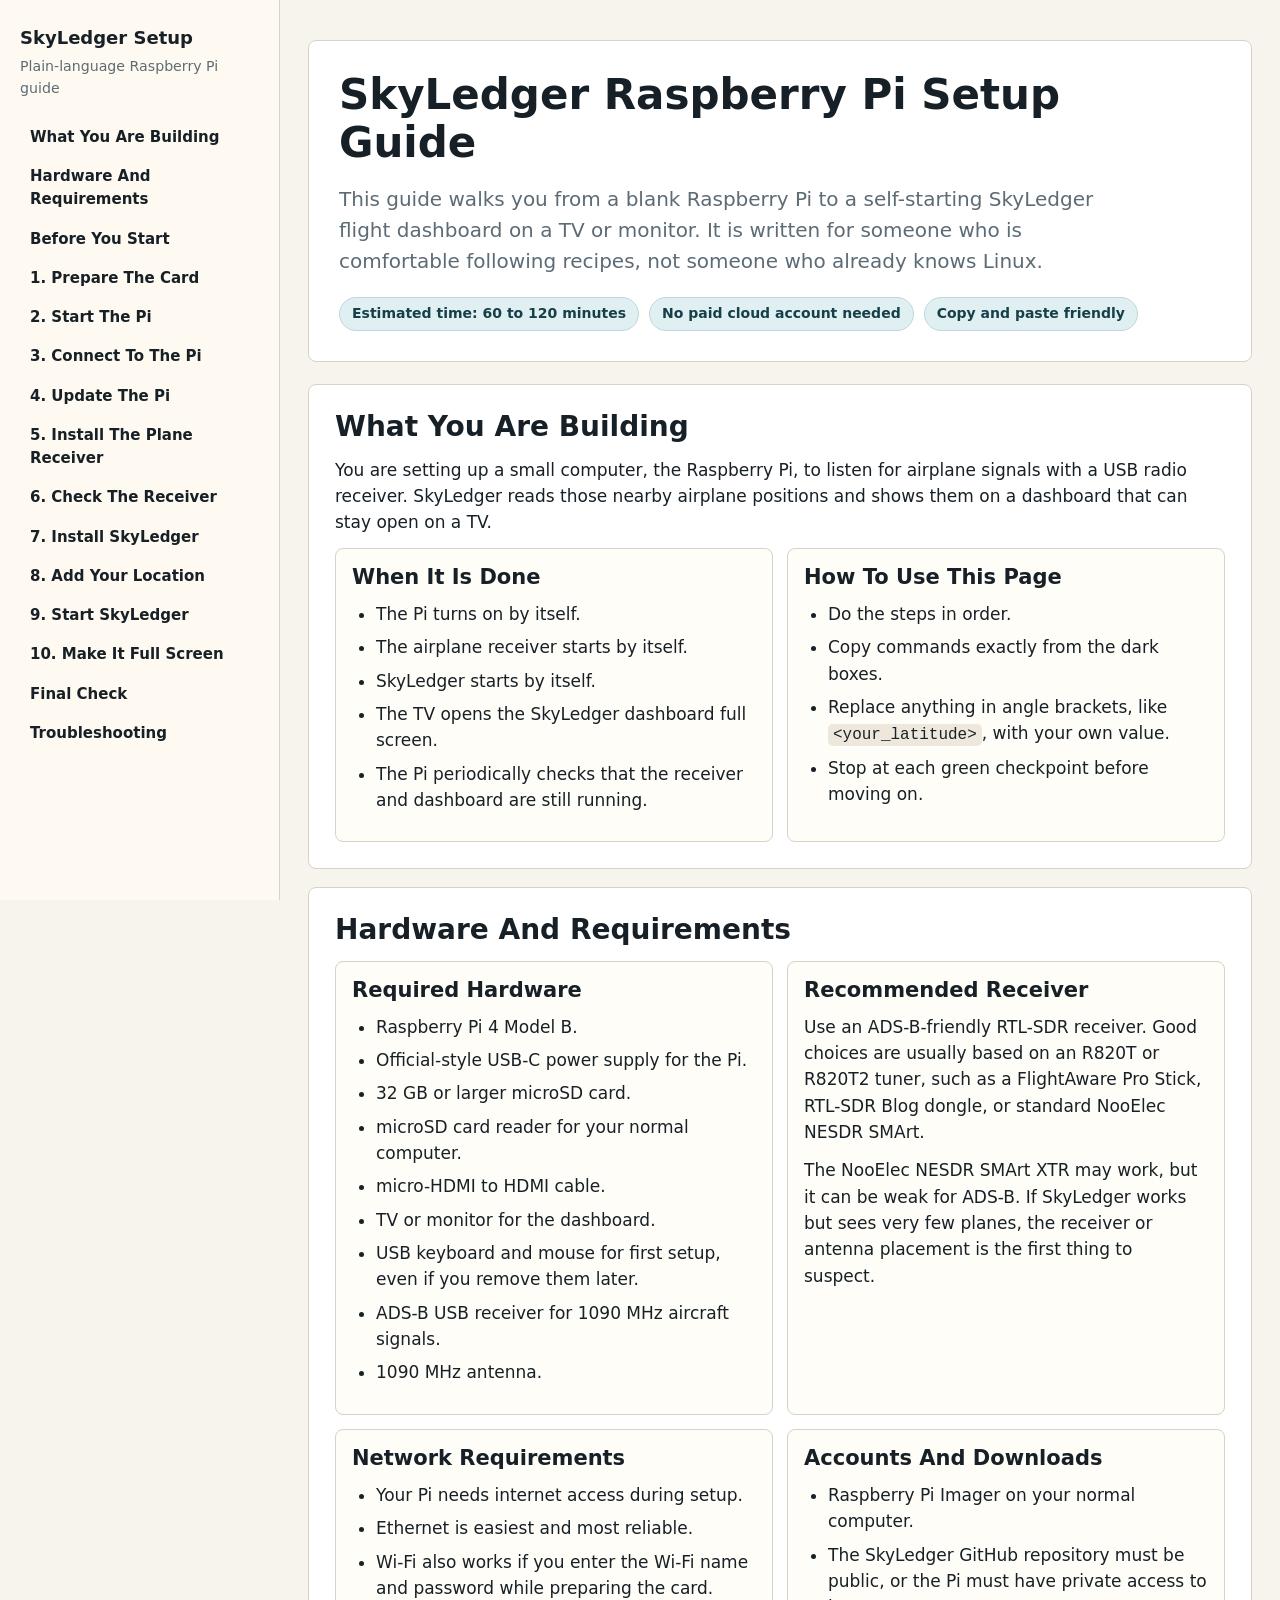
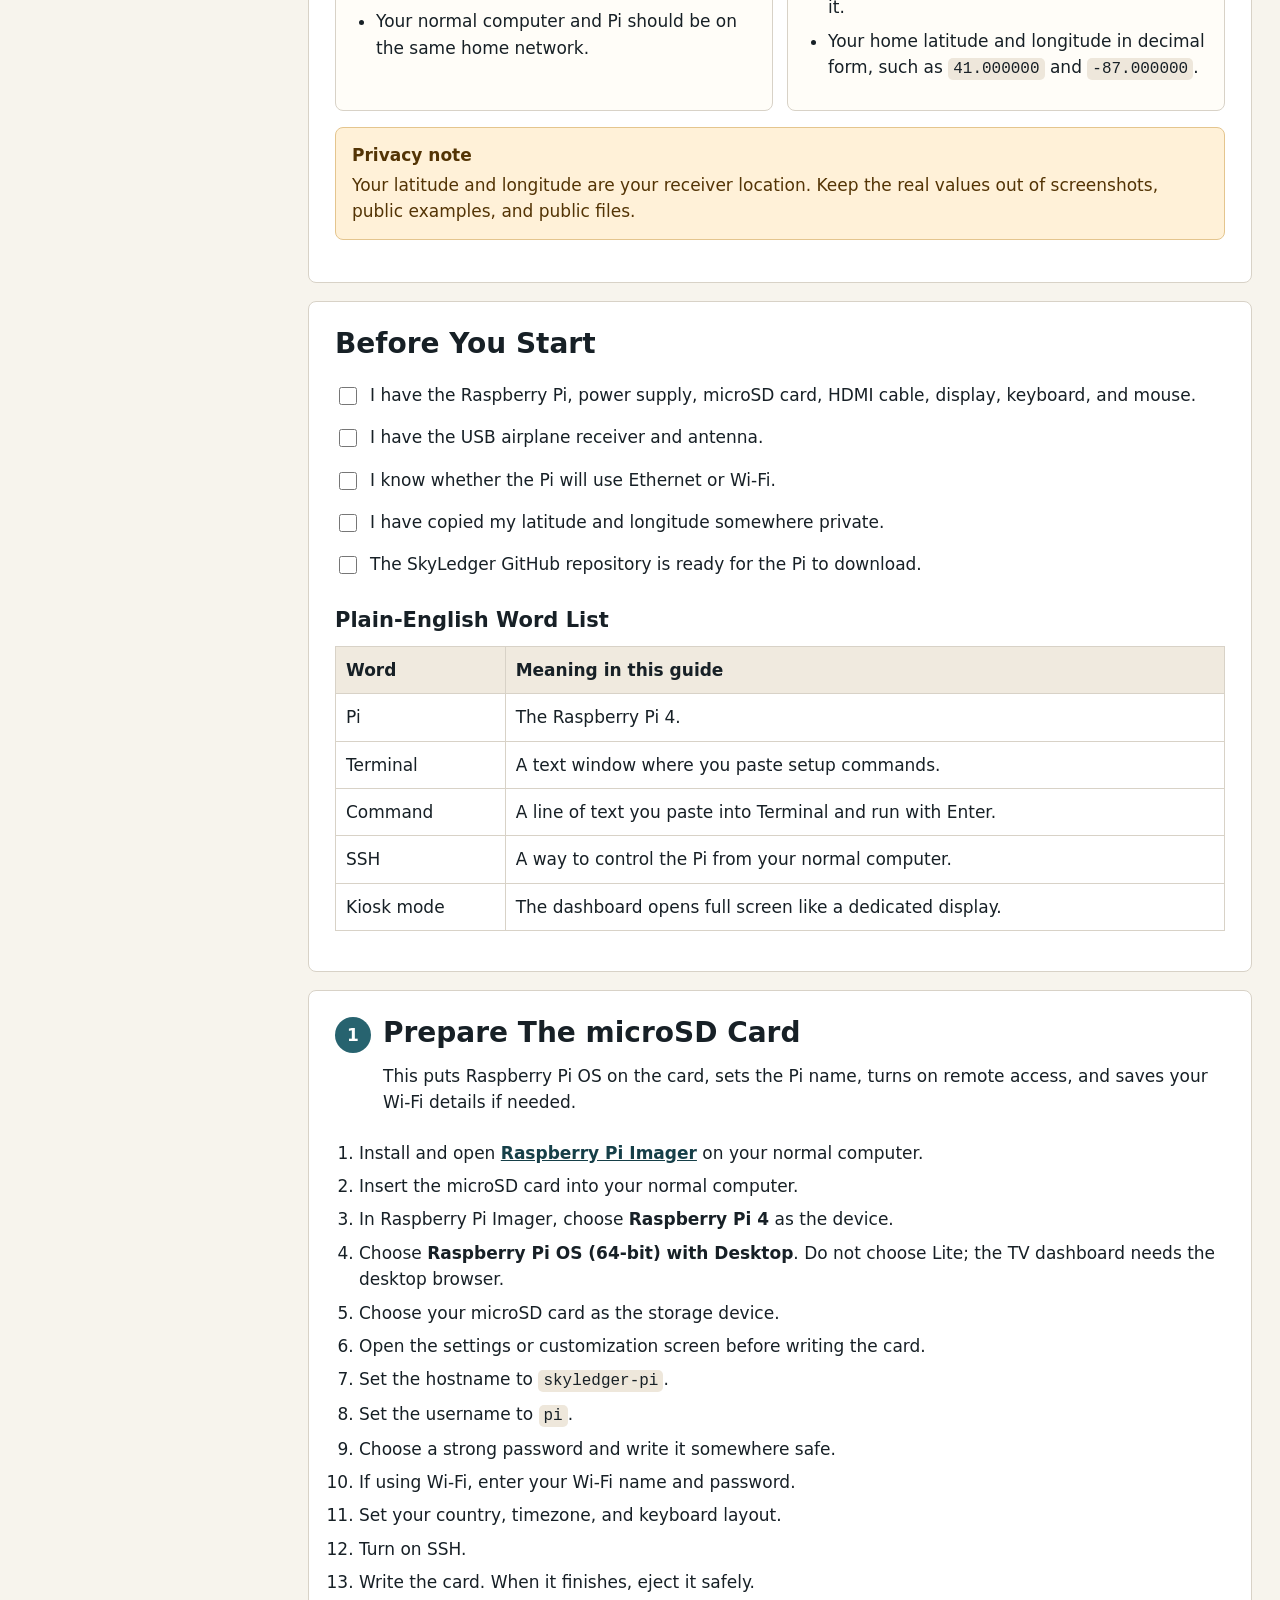
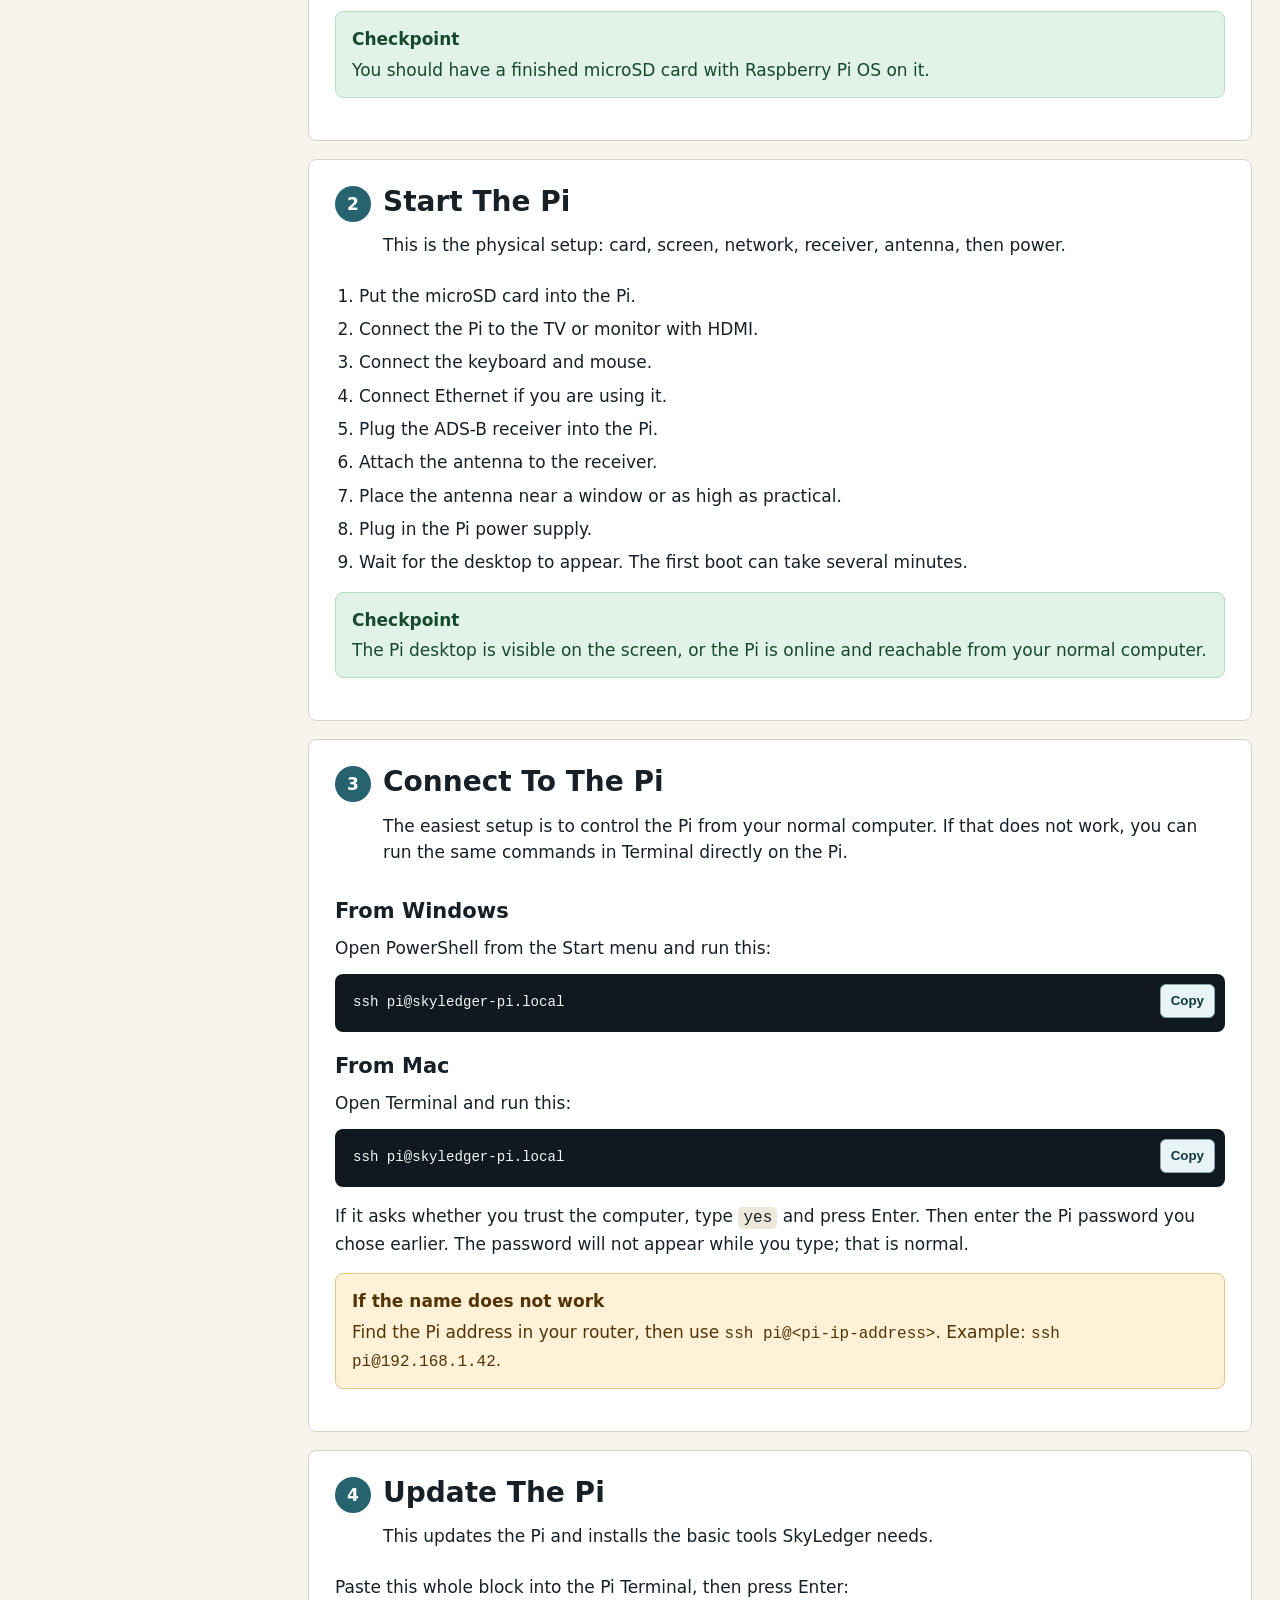
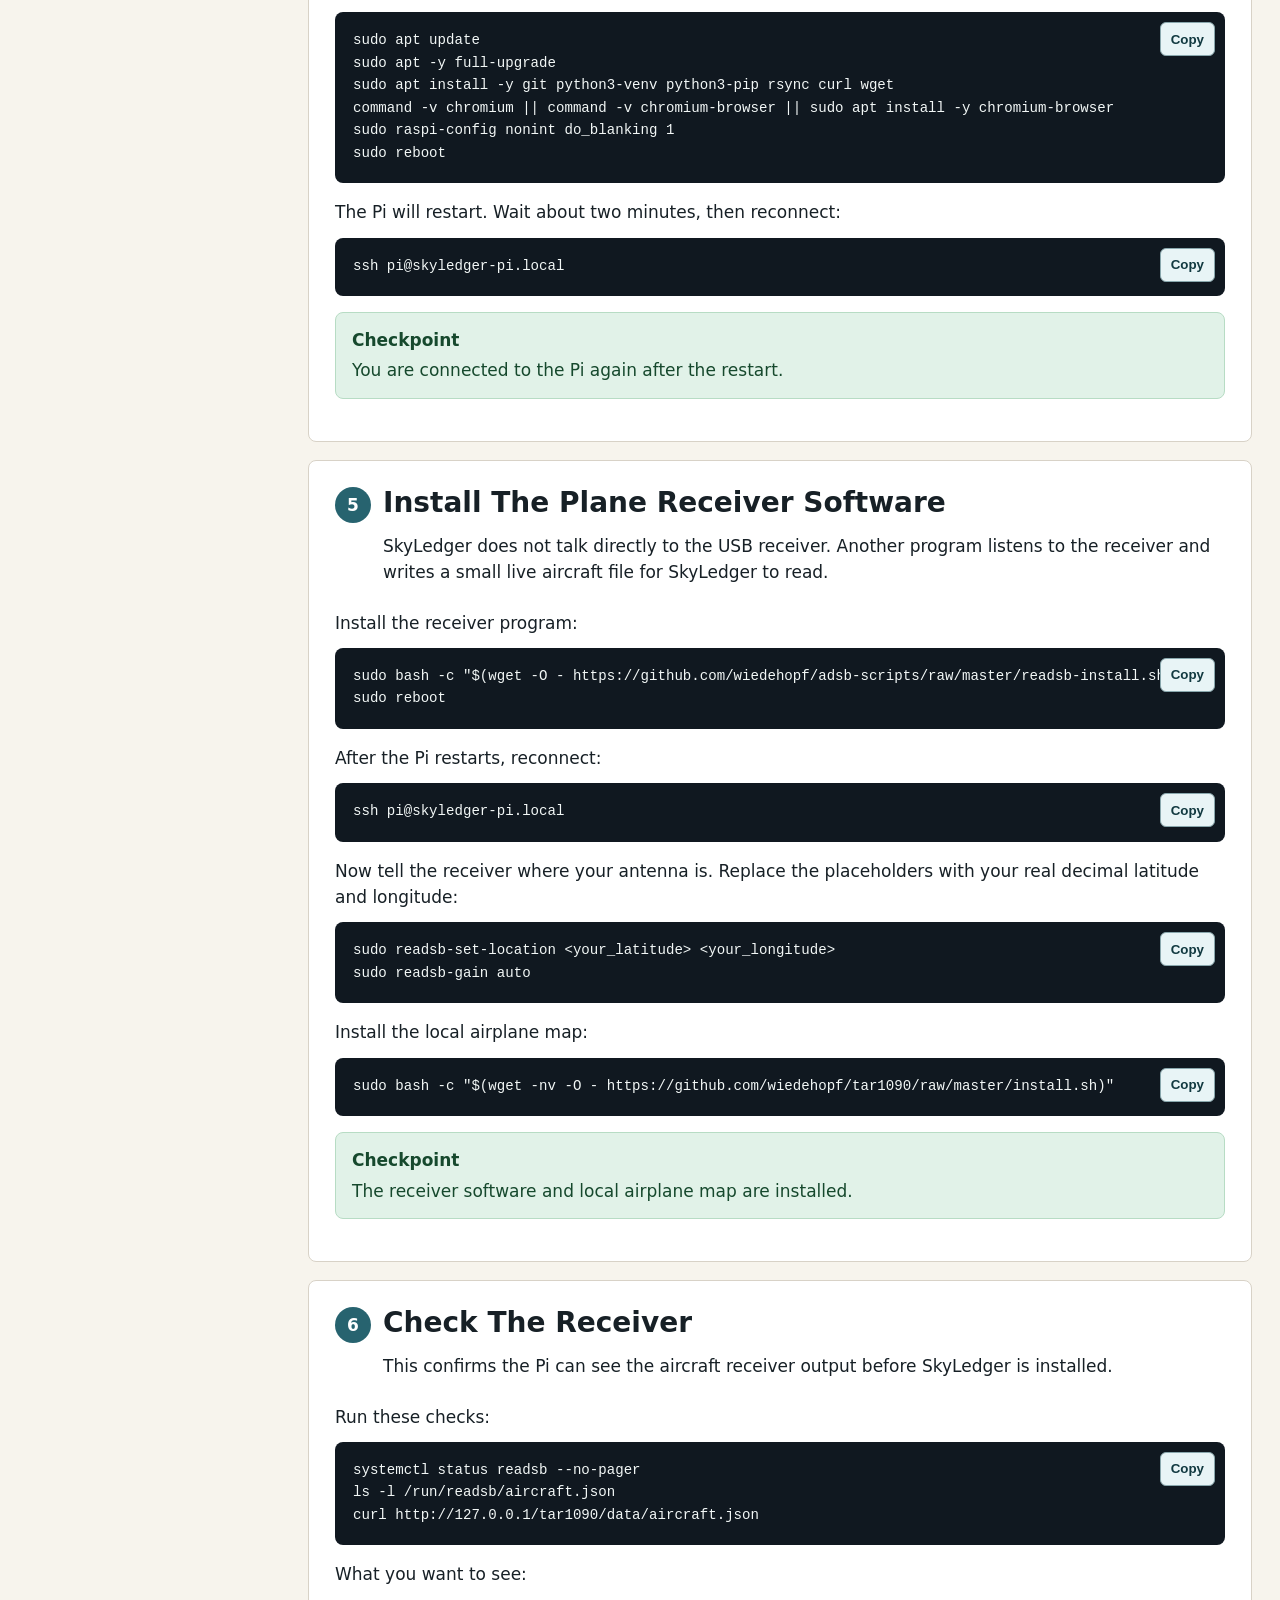
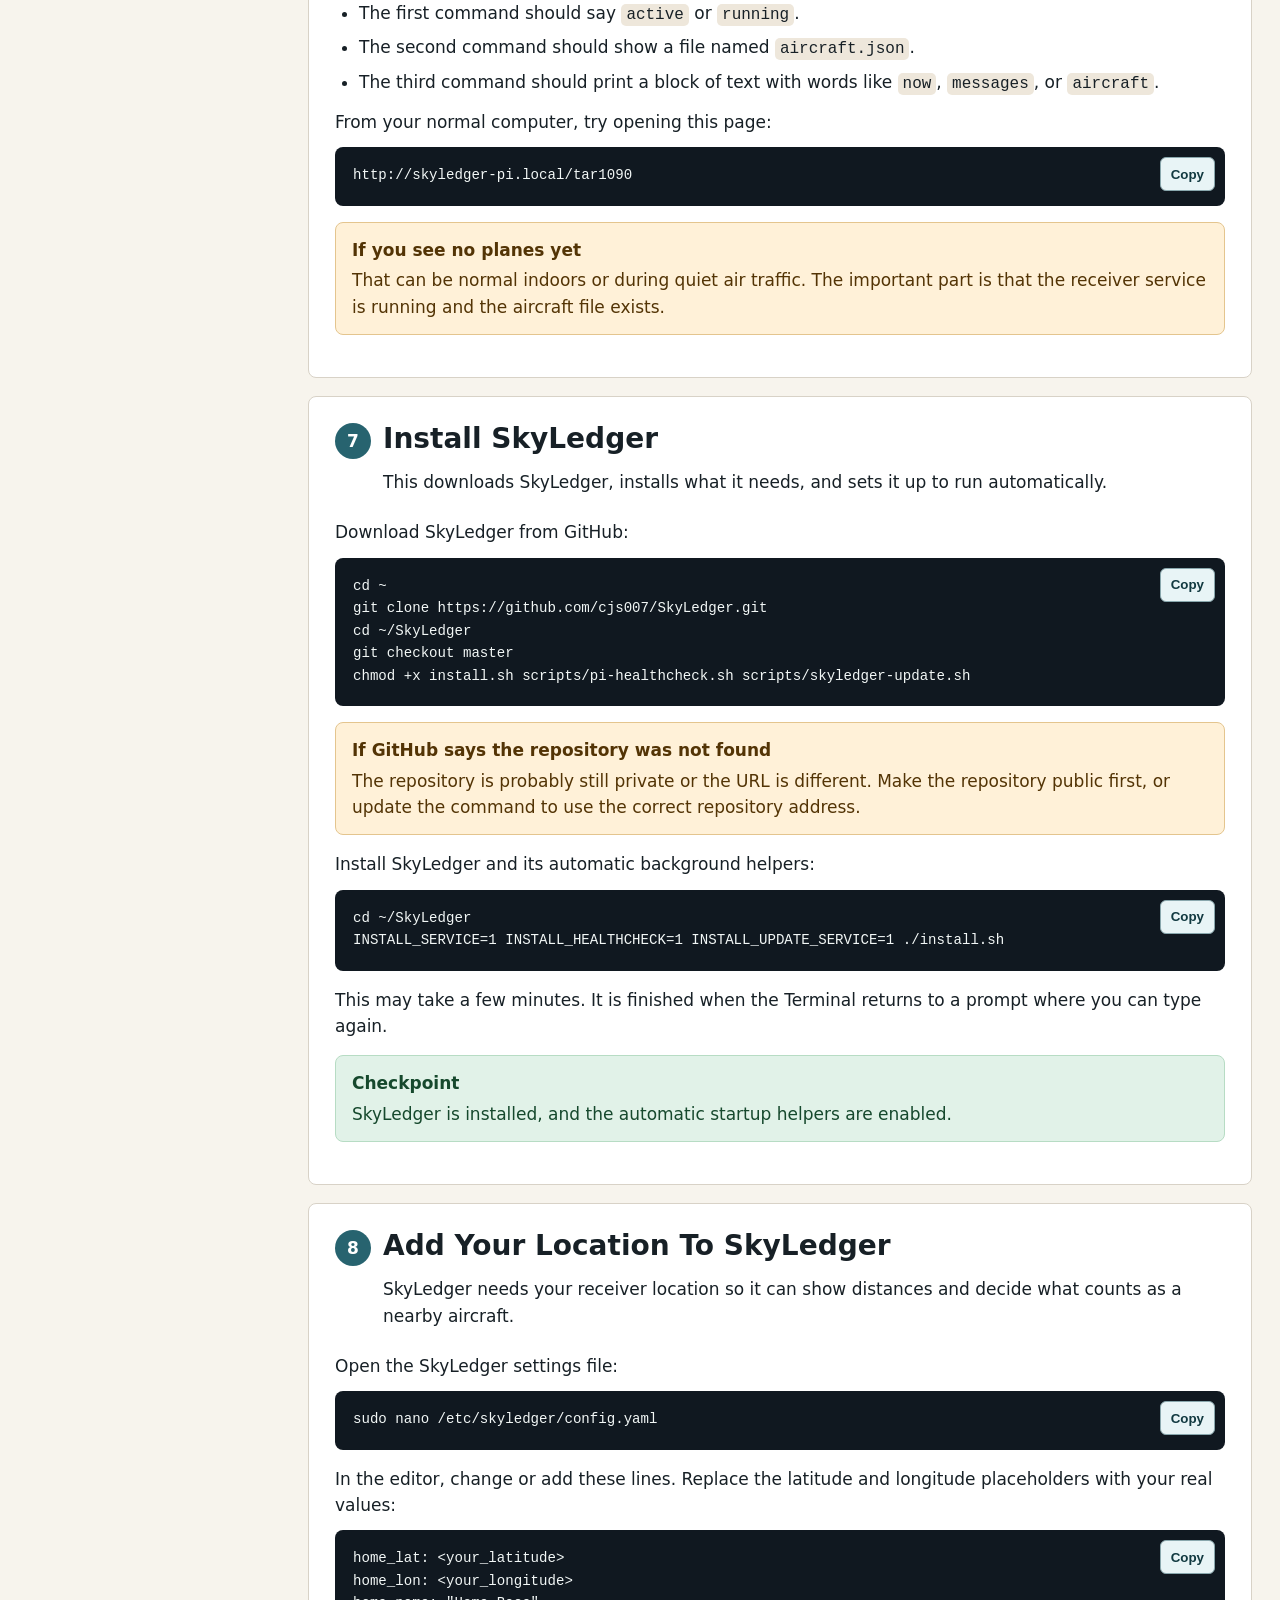
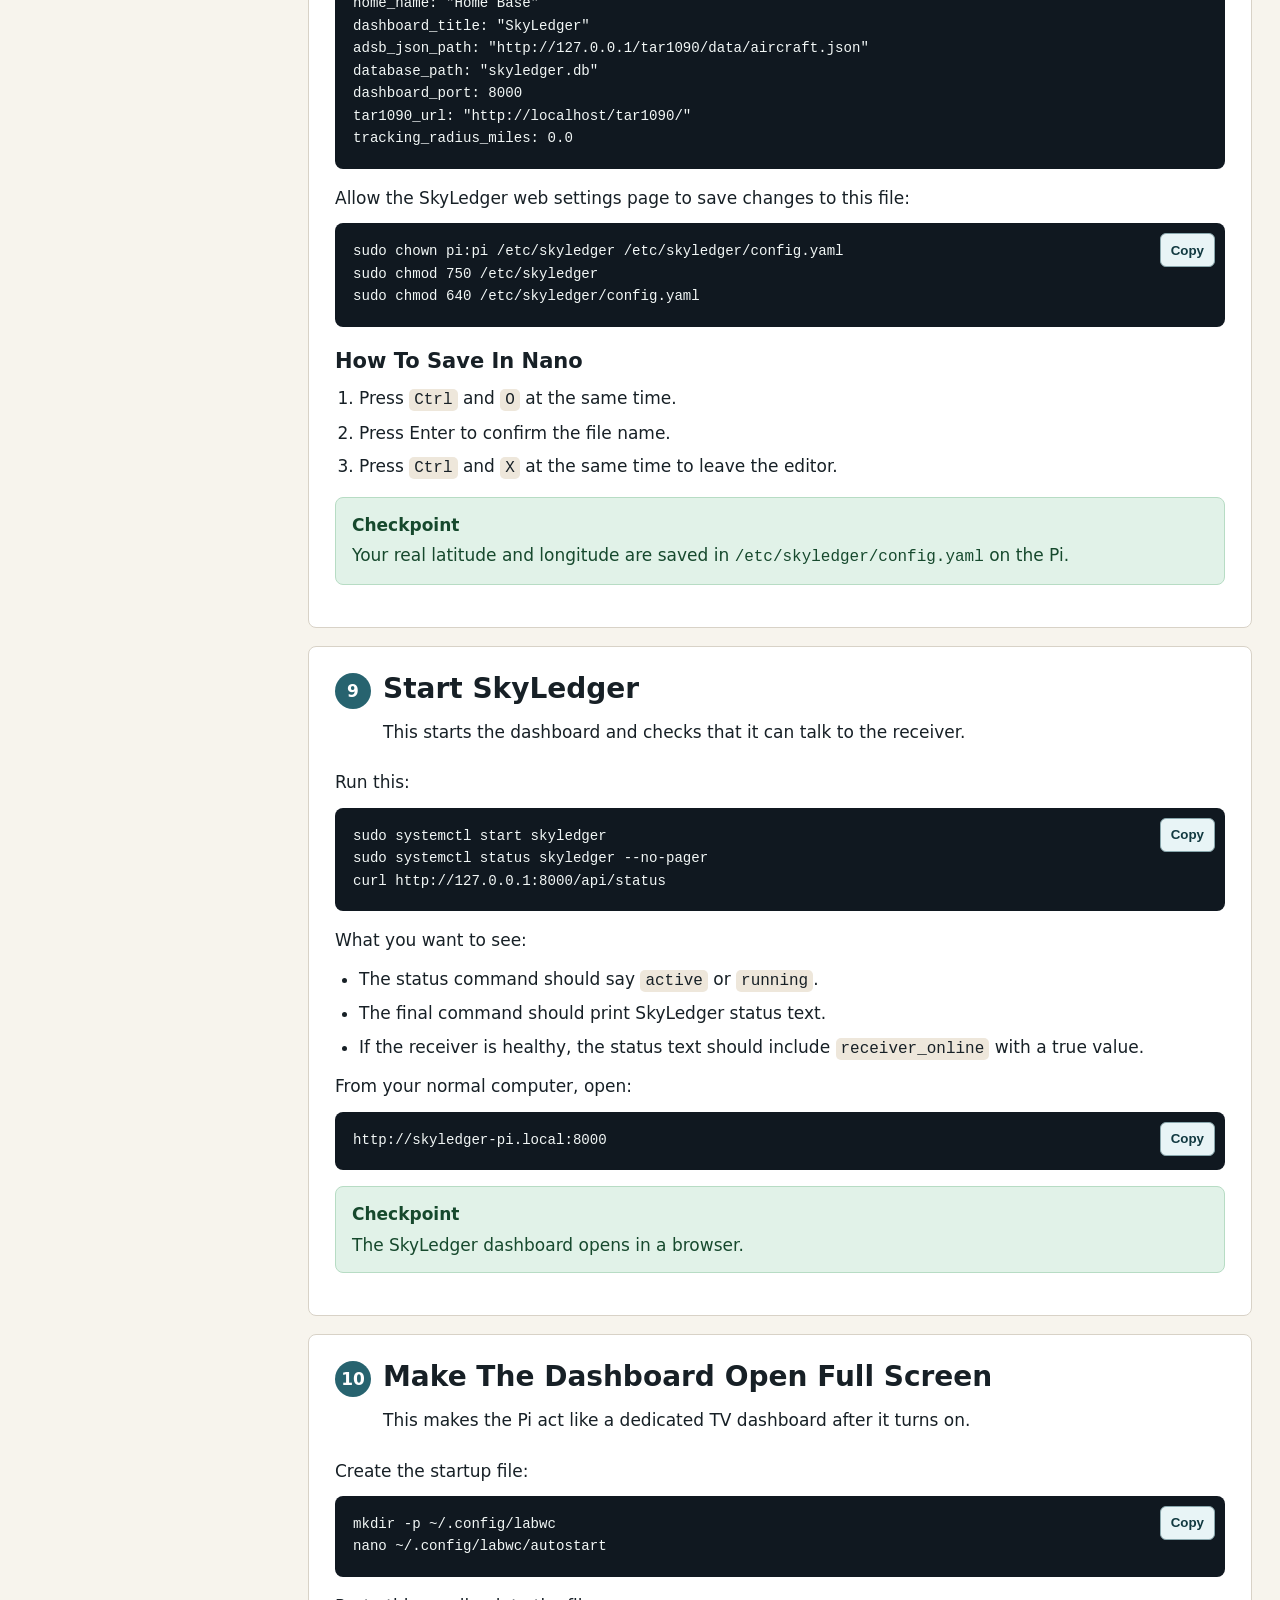
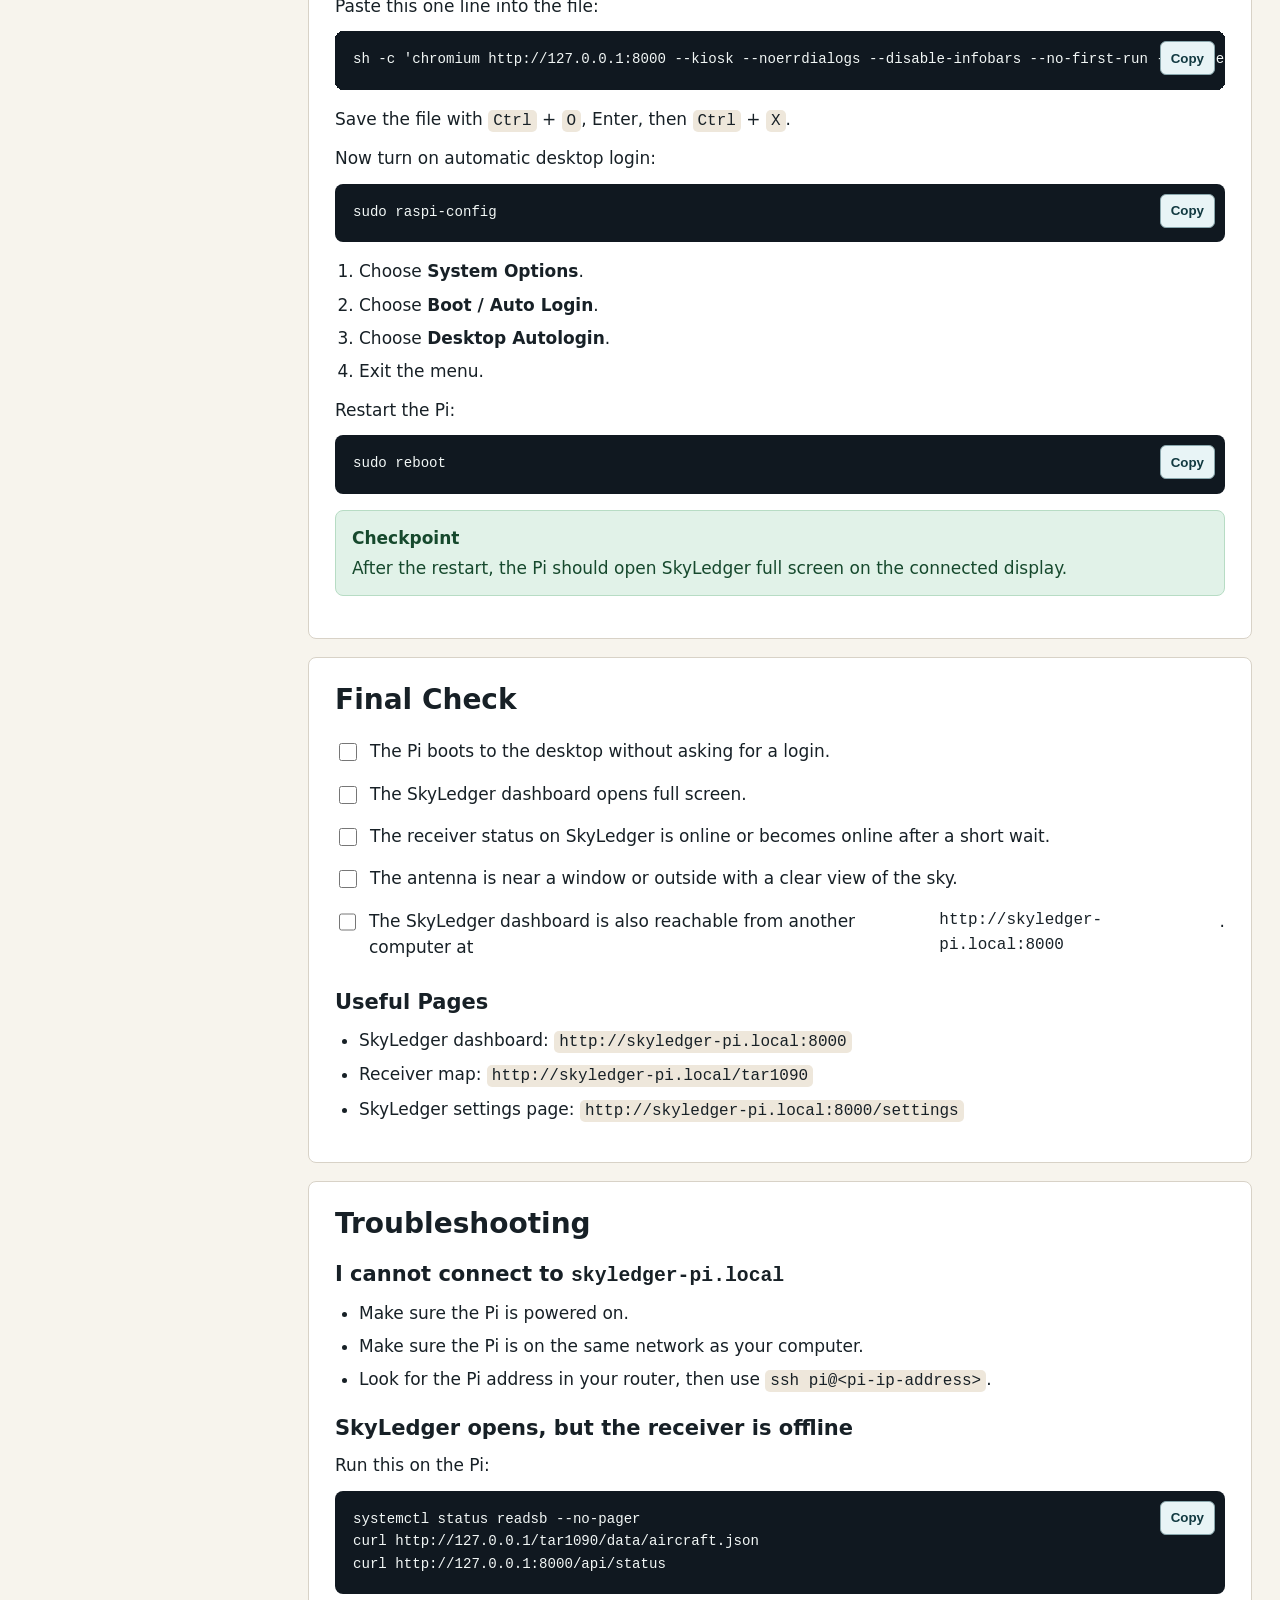
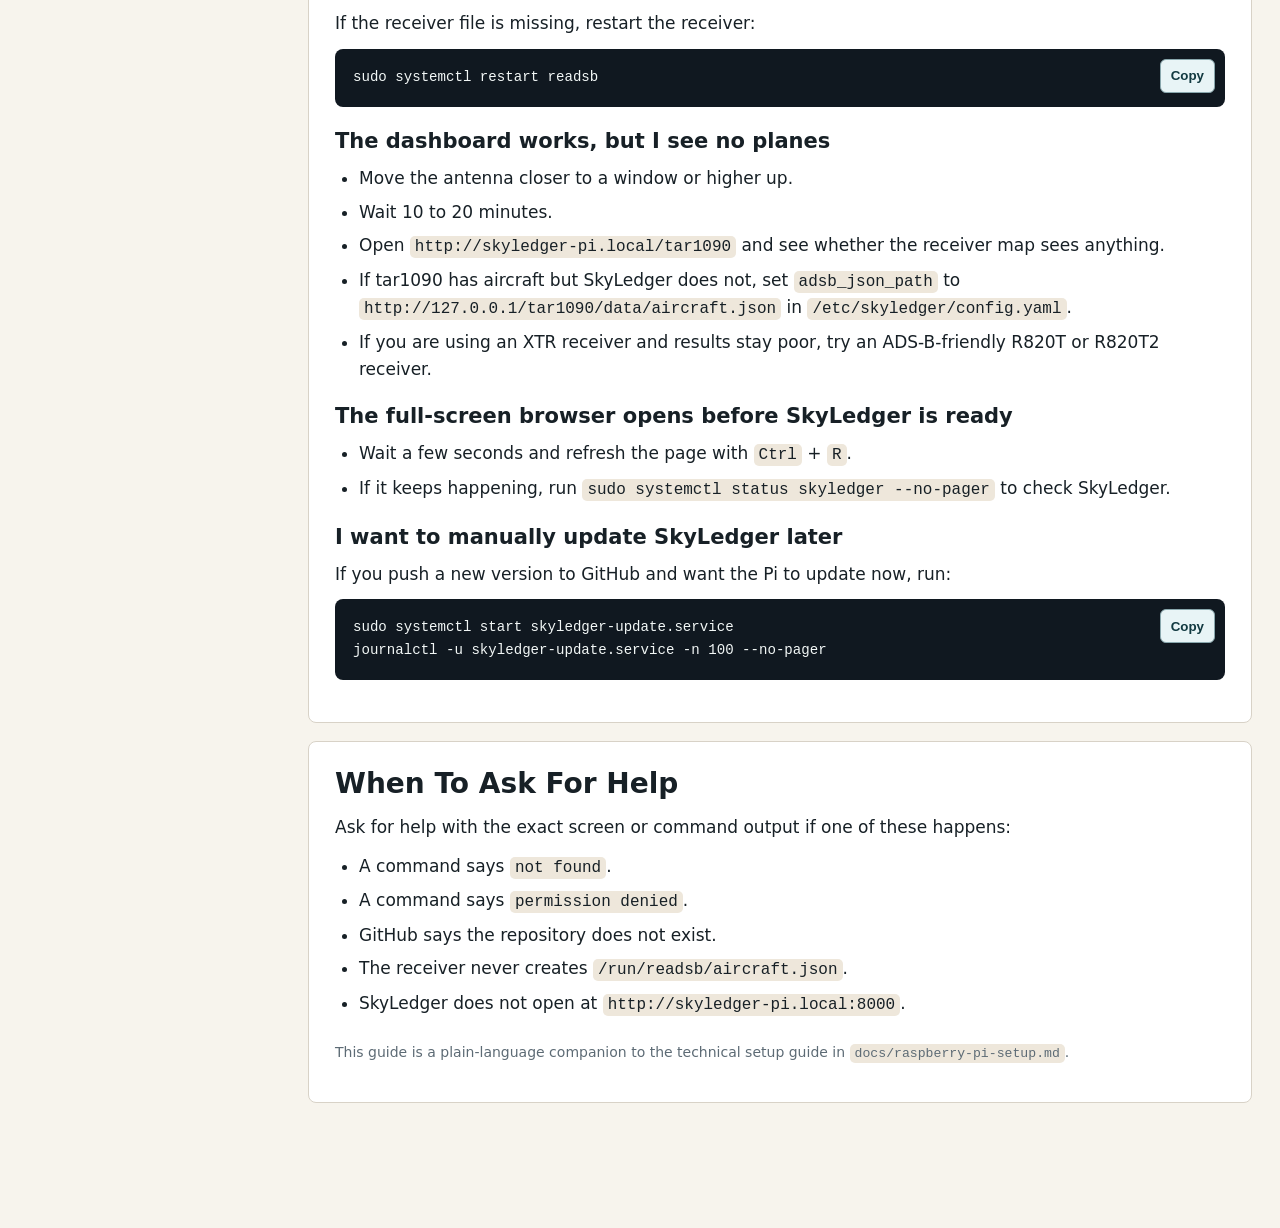
<file: docs/pi-setup-guide.html>
<!doctype html>
<html lang="en">
<head>
  <meta charset="utf-8">
  <meta name="viewport" content="width=device-width, initial-scale=1">
  <title>SkyLedger Raspberry Pi Setup Guide</title>
  <style>
    :root {
      color-scheme: light;
      --ink: #172026;
      --muted: #5d6b75;
      --paper: #f7f4ed;
      --panel: #ffffff;
      --line: #d8d2c7;
      --accent: #27636f;
      --accent-dark: #163f48;
      --accent-soft: #e0eff1;
      --warn: #8a4f09;
      --warn-soft: #fff1d8;
      --ok: #1f6a43;
      --ok-soft: #e1f2e8;
      --code: #101820;
    }

    * {
      box-sizing: border-box;
    }

    html {
      scroll-behavior: smooth;
    }

    body {
      margin: 0;
      background: var(--paper);
      color: var(--ink);
      font: 17px/1.55 system-ui, -apple-system, BlinkMacSystemFont, "Segoe UI", sans-serif;
    }

    a {
      color: var(--accent-dark);
      font-weight: 700;
    }

    .layout {
      display: grid;
      grid-template-columns: 280px minmax(0, 1fr);
      min-height: 100vh;
    }

    aside {
      position: sticky;
      top: 0;
      align-self: start;
      height: 100vh;
      overflow: auto;
      border-right: 1px solid var(--line);
      background: #fffaf1;
      padding: 24px 20px;
    }

    aside strong {
      display: block;
      font-size: 18px;
      margin-bottom: 4px;
    }

    aside small {
      color: var(--muted);
      display: block;
      margin-bottom: 18px;
    }

    nav a {
      display: block;
      color: var(--ink);
      text-decoration: none;
      padding: 8px 10px;
      border-radius: 6px;
      font-size: 15px;
    }

    nav a:hover {
      background: var(--accent-soft);
    }

    main {
      max-width: 1080px;
      width: 100%;
      padding: 40px 28px 72px;
    }

    header {
      background: var(--panel);
      border: 1px solid var(--line);
      border-radius: 8px;
      padding: 30px;
      margin-bottom: 22px;
    }

    h1,
    h2,
    h3 {
      line-height: 1.15;
      margin: 0;
      letter-spacing: 0;
    }

    h1 {
      font-size: 42px;
      max-width: 780px;
    }

    h2 {
      font-size: 28px;
      margin-bottom: 14px;
    }

    h3 {
      font-size: 21px;
      margin: 22px 0 8px;
    }

    p {
      margin: 12px 0;
    }

    .dek {
      color: var(--muted);
      font-size: 20px;
      max-width: 800px;
      margin-top: 16px;
    }

    .meta {
      display: flex;
      flex-wrap: wrap;
      gap: 10px;
      margin-top: 20px;
    }

    .pill {
      background: var(--accent-soft);
      border: 1px solid #bdd8dc;
      border-radius: 999px;
      color: var(--accent-dark);
      display: inline-flex;
      align-items: center;
      min-height: 34px;
      padding: 5px 12px;
      font-size: 14px;
      font-weight: 700;
    }

    section {
      background: var(--panel);
      border: 1px solid var(--line);
      border-radius: 8px;
      padding: 26px;
      margin: 18px 0;
    }

    .step-title {
      display: flex;
      gap: 12px;
      align-items: flex-start;
    }

    .step-number {
      display: inline-grid;
      place-items: center;
      flex: 0 0 36px;
      width: 36px;
      height: 36px;
      border-radius: 50%;
      background: var(--accent);
      color: white;
      font-weight: 800;
    }

    .grid {
      display: grid;
      grid-template-columns: repeat(2, minmax(0, 1fr));
      gap: 14px;
    }

    .card {
      border: 1px solid var(--line);
      border-radius: 8px;
      padding: 16px;
      background: #fffdf8;
    }

    .card h3 {
      margin-top: 0;
    }

    ul,
    ol {
      padding-left: 24px;
      margin: 12px 0;
    }

    li {
      margin: 7px 0;
    }

    .callout {
      border-radius: 8px;
      border: 1px solid var(--line);
      padding: 14px 16px;
      margin: 16px 0;
      background: #f8fbfb;
    }

    .callout strong {
      display: block;
      margin-bottom: 4px;
    }

    .callout.warning {
      background: var(--warn-soft);
      border-color: #e4c58e;
      color: #533405;
    }

    .callout.success {
      background: var(--ok-soft);
      border-color: #b7dcc4;
      color: #16492d;
    }

    .copy-wrap {
      position: relative;
      margin: 12px 0 16px;
    }

    pre {
      background: var(--code);
      border-radius: 8px;
      color: #f2f7f6;
      overflow-x: auto;
      padding: 18px;
      margin: 0;
      font-size: 15px;
      line-height: 1.5;
      white-space: pre;
    }

    code {
      font-family: "SFMono-Regular", Consolas, "Liberation Mono", monospace;
      font-size: 0.94em;
    }

    p code,
    li code {
      background: #eee7db;
      border-radius: 5px;
      padding: 2px 5px;
    }

    .copy-button {
      position: absolute;
      top: 10px;
      right: 10px;
      border: 1px solid #89a7ad;
      border-radius: 6px;
      background: #e8f4f6;
      color: #113940;
      cursor: pointer;
      font-weight: 800;
      min-height: 34px;
      padding: 5px 10px;
    }

    .copy-button:focus-visible {
      outline: 3px solid #9ccfd7;
      outline-offset: 2px;
    }

    table {
      border-collapse: collapse;
      width: 100%;
      margin: 14px 0;
    }

    th,
    td {
      border: 1px solid var(--line);
      padding: 10px;
      text-align: left;
      vertical-align: top;
    }

    th {
      background: #f0eadf;
    }

    .checklist label {
      display: flex;
      gap: 10px;
      align-items: flex-start;
      padding: 8px 0;
    }

    .checklist input {
      margin-top: 5px;
      inline-size: 18px;
      block-size: 18px;
    }

    .footer-note {
      color: var(--muted);
      font-size: 14px;
      margin-top: 24px;
    }

    @media (max-width: 900px) {
      .layout {
        display: block;
      }

      aside {
        position: static;
        height: auto;
        border-right: 0;
        border-bottom: 1px solid var(--line);
      }

      nav {
        display: grid;
        grid-template-columns: repeat(2, minmax(0, 1fr));
        gap: 4px;
      }

      main {
        padding: 24px 16px 52px;
      }

      h1 {
        font-size: 32px;
      }

      .grid {
        grid-template-columns: 1fr;
      }
    }

    @media print {
      body {
        background: white;
      }

      .layout {
        display: block;
      }

      aside,
      .copy-button {
        display: none;
      }

      main {
        max-width: none;
        padding: 0;
      }

      section,
      header {
        break-inside: avoid;
      }
    }
  </style>
</head>
<body>
  <div class="layout">
    <aside>
      <strong>SkyLedger Setup</strong>
      <small>Plain-language Raspberry Pi guide</small>
      <nav aria-label="Guide sections">
        <a href="#overview">What You Are Building</a>
        <a href="#shopping">Hardware And Requirements</a>
        <a href="#before">Before You Start</a>
        <a href="#flash">1. Prepare The Card</a>
        <a href="#boot">2. Start The Pi</a>
        <a href="#connect">3. Connect To The Pi</a>
        <a href="#updates">4. Update The Pi</a>
        <a href="#receiver">5. Install The Plane Receiver</a>
        <a href="#receiver-check">6. Check The Receiver</a>
        <a href="#skyledger">7. Install SkyLedger</a>
        <a href="#config">8. Add Your Location</a>
        <a href="#start">9. Start SkyLedger</a>
        <a href="#kiosk">10. Make It Full Screen</a>
        <a href="#final-check">Final Check</a>
        <a href="#troubleshooting">Troubleshooting</a>
      </nav>
    </aside>

    <main>
      <header id="overview">
        <h1>SkyLedger Raspberry Pi Setup Guide</h1>
        <p class="dek">This guide walks you from a blank Raspberry Pi to a self-starting SkyLedger flight dashboard on a TV or monitor. It is written for someone who is comfortable following recipes, not someone who already knows Linux.</p>
        <div class="meta">
          <span class="pill">Estimated time: 60 to 120 minutes</span>
          <span class="pill">No paid cloud account needed</span>
          <span class="pill">Copy and paste friendly</span>
        </div>
      </header>

      <section>
        <h2>What You Are Building</h2>
        <p>You are setting up a small computer, the Raspberry Pi, to listen for airplane signals with a USB radio receiver. SkyLedger reads those nearby airplane positions and shows them on a dashboard that can stay open on a TV.</p>
        <div class="grid">
          <div class="card">
            <h3>When It Is Done</h3>
            <ul>
              <li>The Pi turns on by itself.</li>
              <li>The airplane receiver starts by itself.</li>
              <li>SkyLedger starts by itself.</li>
              <li>The TV opens the SkyLedger dashboard full screen.</li>
              <li>The Pi periodically checks that the receiver and dashboard are still running.</li>
            </ul>
          </div>
          <div class="card">
            <h3>How To Use This Page</h3>
            <ul>
              <li>Do the steps in order.</li>
              <li>Copy commands exactly from the dark boxes.</li>
              <li>Replace anything in angle brackets, like <code>&lt;your_latitude&gt;</code>, with your own value.</li>
              <li>Stop at each green checkpoint before moving on.</li>
            </ul>
          </div>
        </div>
      </section>

      <section id="shopping">
        <h2>Hardware And Requirements</h2>
        <div class="grid">
          <div class="card">
            <h3>Required Hardware</h3>
            <ul>
              <li>Raspberry Pi 4 Model B.</li>
              <li>Official-style USB-C power supply for the Pi.</li>
              <li>32 GB or larger microSD card.</li>
              <li>microSD card reader for your normal computer.</li>
              <li>micro-HDMI to HDMI cable.</li>
              <li>TV or monitor for the dashboard.</li>
              <li>USB keyboard and mouse for first setup, even if you remove them later.</li>
              <li>ADS-B USB receiver for 1090 MHz aircraft signals.</li>
              <li>1090 MHz antenna.</li>
            </ul>
          </div>
          <div class="card">
            <h3>Recommended Receiver</h3>
            <p>Use an ADS-B-friendly RTL-SDR receiver. Good choices are usually based on an R820T or R820T2 tuner, such as a FlightAware Pro Stick, RTL-SDR Blog dongle, or standard NooElec NESDR SMArt.</p>
            <p>The NooElec NESDR SMArt XTR may work, but it can be weak for ADS-B. If SkyLedger works but sees very few planes, the receiver or antenna placement is the first thing to suspect.</p>
          </div>
          <div class="card">
            <h3>Network Requirements</h3>
            <ul>
              <li>Your Pi needs internet access during setup.</li>
              <li>Ethernet is easiest and most reliable.</li>
              <li>Wi-Fi also works if you enter the Wi-Fi name and password while preparing the card.</li>
              <li>Your normal computer and Pi should be on the same home network.</li>
            </ul>
          </div>
          <div class="card">
            <h3>Accounts And Downloads</h3>
            <ul>
              <li>Raspberry Pi Imager on your normal computer.</li>
              <li>The SkyLedger GitHub repository must be public, or the Pi must have private access to it.</li>
              <li>Your home latitude and longitude in decimal form, such as <code>41.000000</code> and <code>-87.000000</code>.</li>
            </ul>
          </div>
        </div>
        <div class="callout warning">
          <strong>Privacy note</strong>
          Your latitude and longitude are your receiver location. Keep the real values out of screenshots, public examples, and public files.
        </div>
      </section>

      <section id="before">
        <h2>Before You Start</h2>
        <div class="checklist">
          <label><input type="checkbox"> I have the Raspberry Pi, power supply, microSD card, HDMI cable, display, keyboard, and mouse.</label>
          <label><input type="checkbox"> I have the USB airplane receiver and antenna.</label>
          <label><input type="checkbox"> I know whether the Pi will use Ethernet or Wi-Fi.</label>
          <label><input type="checkbox"> I have copied my latitude and longitude somewhere private.</label>
          <label><input type="checkbox"> The SkyLedger GitHub repository is ready for the Pi to download.</label>
        </div>
        <h3>Plain-English Word List</h3>
        <table>
          <thead>
            <tr>
              <th>Word</th>
              <th>Meaning in this guide</th>
            </tr>
          </thead>
          <tbody>
            <tr>
              <td>Pi</td>
              <td>The Raspberry Pi 4.</td>
            </tr>
            <tr>
              <td>Terminal</td>
              <td>A text window where you paste setup commands.</td>
            </tr>
            <tr>
              <td>Command</td>
              <td>A line of text you paste into Terminal and run with Enter.</td>
            </tr>
            <tr>
              <td>SSH</td>
              <td>A way to control the Pi from your normal computer.</td>
            </tr>
            <tr>
              <td>Kiosk mode</td>
              <td>The dashboard opens full screen like a dedicated display.</td>
            </tr>
          </tbody>
        </table>
      </section>

      <section id="flash">
        <div class="step-title">
          <span class="step-number">1</span>
          <div>
            <h2>Prepare The microSD Card</h2>
            <p>This puts Raspberry Pi OS on the card, sets the Pi name, turns on remote access, and saves your Wi-Fi details if needed.</p>
          </div>
        </div>
        <ol>
          <li>Install and open <a href="https://www.raspberrypi.com/software/" target="_blank" rel="noreferrer">Raspberry Pi Imager</a> on your normal computer.</li>
          <li>Insert the microSD card into your normal computer.</li>
          <li>In Raspberry Pi Imager, choose <strong>Raspberry Pi 4</strong> as the device.</li>
          <li>Choose <strong>Raspberry Pi OS (64-bit) with Desktop</strong>. Do not choose Lite; the TV dashboard needs the desktop browser.</li>
          <li>Choose your microSD card as the storage device.</li>
          <li>Open the settings or customization screen before writing the card.</li>
          <li>Set the hostname to <code>skyledger-pi</code>.</li>
          <li>Set the username to <code>pi</code>.</li>
          <li>Choose a strong password and write it somewhere safe.</li>
          <li>If using Wi-Fi, enter your Wi-Fi name and password.</li>
          <li>Set your country, timezone, and keyboard layout.</li>
          <li>Turn on SSH.</li>
          <li>Write the card. When it finishes, eject it safely.</li>
        </ol>
        <div class="callout success">
          <strong>Checkpoint</strong>
          You should have a finished microSD card with Raspberry Pi OS on it.
        </div>
      </section>

      <section id="boot">
        <div class="step-title">
          <span class="step-number">2</span>
          <div>
            <h2>Start The Pi</h2>
            <p>This is the physical setup: card, screen, network, receiver, antenna, then power.</p>
          </div>
        </div>
        <ol>
          <li>Put the microSD card into the Pi.</li>
          <li>Connect the Pi to the TV or monitor with HDMI.</li>
          <li>Connect the keyboard and mouse.</li>
          <li>Connect Ethernet if you are using it.</li>
          <li>Plug the ADS-B receiver into the Pi.</li>
          <li>Attach the antenna to the receiver.</li>
          <li>Place the antenna near a window or as high as practical.</li>
          <li>Plug in the Pi power supply.</li>
          <li>Wait for the desktop to appear. The first boot can take several minutes.</li>
        </ol>
        <div class="callout success">
          <strong>Checkpoint</strong>
          The Pi desktop is visible on the screen, or the Pi is online and reachable from your normal computer.
        </div>
      </section>

      <section id="connect">
        <div class="step-title">
          <span class="step-number">3</span>
          <div>
            <h2>Connect To The Pi</h2>
            <p>The easiest setup is to control the Pi from your normal computer. If that does not work, you can run the same commands in Terminal directly on the Pi.</p>
          </div>
        </div>
        <h3>From Windows</h3>
        <p>Open PowerShell from the Start menu and run this:</p>
        <div class="copy-wrap">
          <pre data-copy><code>ssh pi@skyledger-pi.local</code></pre>
        </div>
        <h3>From Mac</h3>
        <p>Open Terminal and run this:</p>
        <div class="copy-wrap">
          <pre data-copy><code>ssh pi@skyledger-pi.local</code></pre>
        </div>
        <p>If it asks whether you trust the computer, type <code>yes</code> and press Enter. Then enter the Pi password you chose earlier. The password will not appear while you type; that is normal.</p>
        <div class="callout warning">
          <strong>If the name does not work</strong>
          Find the Pi address in your router, then use <code>ssh pi@&lt;pi-ip-address&gt;</code>. Example: <code>ssh pi@192.168.1.42</code>.
        </div>
      </section>

      <section id="updates">
        <div class="step-title">
          <span class="step-number">4</span>
          <div>
            <h2>Update The Pi</h2>
            <p>This updates the Pi and installs the basic tools SkyLedger needs.</p>
          </div>
        </div>
        <p>Paste this whole block into the Pi Terminal, then press Enter:</p>
        <div class="copy-wrap">
          <pre data-copy><code>sudo apt update
sudo apt -y full-upgrade
sudo apt install -y git python3-venv python3-pip rsync curl wget
command -v chromium || command -v chromium-browser || sudo apt install -y chromium-browser
sudo raspi-config nonint do_blanking 1
sudo reboot</code></pre>
        </div>
        <p>The Pi will restart. Wait about two minutes, then reconnect:</p>
        <div class="copy-wrap">
          <pre data-copy><code>ssh pi@skyledger-pi.local</code></pre>
        </div>
        <div class="callout success">
          <strong>Checkpoint</strong>
          You are connected to the Pi again after the restart.
        </div>
      </section>

      <section id="receiver">
        <div class="step-title">
          <span class="step-number">5</span>
          <div>
            <h2>Install The Plane Receiver Software</h2>
            <p>SkyLedger does not talk directly to the USB receiver. Another program listens to the receiver and writes a small live aircraft file for SkyLedger to read.</p>
          </div>
        </div>
        <p>Install the receiver program:</p>
        <div class="copy-wrap">
          <pre data-copy><code>sudo bash -c "$(wget -O - https://github.com/wiedehopf/adsb-scripts/raw/master/readsb-install.sh)"
sudo reboot</code></pre>
        </div>
        <p>After the Pi restarts, reconnect:</p>
        <div class="copy-wrap">
          <pre data-copy><code>ssh pi@skyledger-pi.local</code></pre>
        </div>
        <p>Now tell the receiver where your antenna is. Replace the placeholders with your real decimal latitude and longitude:</p>
        <div class="copy-wrap">
          <pre data-copy><code>sudo readsb-set-location &lt;your_latitude&gt; &lt;your_longitude&gt;
sudo readsb-gain auto</code></pre>
        </div>
        <p>Install the local airplane map:</p>
        <div class="copy-wrap">
          <pre data-copy><code>sudo bash -c "$(wget -nv -O - https://github.com/wiedehopf/tar1090/raw/master/install.sh)"</code></pre>
        </div>
        <div class="callout success">
          <strong>Checkpoint</strong>
          The receiver software and local airplane map are installed.
        </div>
      </section>

      <section id="receiver-check">
        <div class="step-title">
          <span class="step-number">6</span>
          <div>
            <h2>Check The Receiver</h2>
            <p>This confirms the Pi can see the aircraft receiver output before SkyLedger is installed.</p>
          </div>
        </div>
        <p>Run these checks:</p>
        <div class="copy-wrap">
          <pre data-copy><code>systemctl status readsb --no-pager
ls -l /run/readsb/aircraft.json
curl http://127.0.0.1/tar1090/data/aircraft.json</code></pre>
        </div>
        <p>What you want to see:</p>
        <ul>
          <li>The first command should say <code>active</code> or <code>running</code>.</li>
          <li>The second command should show a file named <code>aircraft.json</code>.</li>
          <li>The third command should print a block of text with words like <code>now</code>, <code>messages</code>, or <code>aircraft</code>.</li>
        </ul>
        <p>From your normal computer, try opening this page:</p>
        <div class="copy-wrap">
          <pre data-copy><code>http://skyledger-pi.local/tar1090</code></pre>
        </div>
        <div class="callout warning">
          <strong>If you see no planes yet</strong>
          That can be normal indoors or during quiet air traffic. The important part is that the receiver service is running and the aircraft file exists.
        </div>
      </section>

      <section id="skyledger">
        <div class="step-title">
          <span class="step-number">7</span>
          <div>
            <h2>Install SkyLedger</h2>
            <p>This downloads SkyLedger, installs what it needs, and sets it up to run automatically.</p>
          </div>
        </div>
        <p>Download SkyLedger from GitHub:</p>
        <div class="copy-wrap">
          <pre data-copy><code>cd ~
git clone https://github.com/cjs007/SkyLedger.git
cd ~/SkyLedger
git checkout master
chmod +x install.sh scripts/pi-healthcheck.sh scripts/skyledger-update.sh</code></pre>
        </div>
        <div class="callout warning">
          <strong>If GitHub says the repository was not found</strong>
          The repository is probably still private or the URL is different. Make the repository public first, or update the command to use the correct repository address.
        </div>
        <p>Install SkyLedger and its automatic background helpers:</p>
        <div class="copy-wrap">
          <pre data-copy><code>cd ~/SkyLedger
INSTALL_SERVICE=1 INSTALL_HEALTHCHECK=1 INSTALL_UPDATE_SERVICE=1 ./install.sh</code></pre>
        </div>
        <p>This may take a few minutes. It is finished when the Terminal returns to a prompt where you can type again.</p>
        <div class="callout success">
          <strong>Checkpoint</strong>
          SkyLedger is installed, and the automatic startup helpers are enabled.
        </div>
      </section>

      <section id="config">
        <div class="step-title">
          <span class="step-number">8</span>
          <div>
            <h2>Add Your Location To SkyLedger</h2>
            <p>SkyLedger needs your receiver location so it can show distances and decide what counts as a nearby aircraft.</p>
          </div>
        </div>
        <p>Open the SkyLedger settings file:</p>
        <div class="copy-wrap">
          <pre data-copy><code>sudo nano /etc/skyledger/config.yaml</code></pre>
        </div>
        <p>In the editor, change or add these lines. Replace the latitude and longitude placeholders with your real values:</p>
        <div class="copy-wrap">
          <pre data-copy><code>home_lat: &lt;your_latitude&gt;
home_lon: &lt;your_longitude&gt;
home_name: "Home Base"
dashboard_title: "SkyLedger"
adsb_json_path: "http://127.0.0.1/tar1090/data/aircraft.json"
database_path: "skyledger.db"
dashboard_port: 8000
tar1090_url: "http://localhost/tar1090/"
tracking_radius_miles: 0.0</code></pre>
        </div>
        <p>Allow the SkyLedger web settings page to save changes to this file:</p>
        <div class="copy-wrap">
          <pre data-copy><code>sudo chown pi:pi /etc/skyledger /etc/skyledger/config.yaml
sudo chmod 750 /etc/skyledger
sudo chmod 640 /etc/skyledger/config.yaml</code></pre>
        </div>
        <h3>How To Save In Nano</h3>
        <ol>
          <li>Press <code>Ctrl</code> and <code>O</code> at the same time.</li>
          <li>Press Enter to confirm the file name.</li>
          <li>Press <code>Ctrl</code> and <code>X</code> at the same time to leave the editor.</li>
        </ol>
        <div class="callout success">
          <strong>Checkpoint</strong>
          Your real latitude and longitude are saved in <code>/etc/skyledger/config.yaml</code> on the Pi.
        </div>
      </section>

      <section id="start">
        <div class="step-title">
          <span class="step-number">9</span>
          <div>
            <h2>Start SkyLedger</h2>
            <p>This starts the dashboard and checks that it can talk to the receiver.</p>
          </div>
        </div>
        <p>Run this:</p>
        <div class="copy-wrap">
          <pre data-copy><code>sudo systemctl start skyledger
sudo systemctl status skyledger --no-pager
curl http://127.0.0.1:8000/api/status</code></pre>
        </div>
        <p>What you want to see:</p>
        <ul>
          <li>The status command should say <code>active</code> or <code>running</code>.</li>
          <li>The final command should print SkyLedger status text.</li>
          <li>If the receiver is healthy, the status text should include <code>receiver_online</code> with a true value.</li>
        </ul>
        <p>From your normal computer, open:</p>
        <div class="copy-wrap">
          <pre data-copy><code>http://skyledger-pi.local:8000</code></pre>
        </div>
        <div class="callout success">
          <strong>Checkpoint</strong>
          The SkyLedger dashboard opens in a browser.
        </div>
      </section>

      <section id="kiosk">
        <div class="step-title">
          <span class="step-number">10</span>
          <div>
            <h2>Make The Dashboard Open Full Screen</h2>
            <p>This makes the Pi act like a dedicated TV dashboard after it turns on.</p>
          </div>
        </div>
        <p>Create the startup file:</p>
        <div class="copy-wrap">
          <pre data-copy><code>mkdir -p ~/.config/labwc
nano ~/.config/labwc/autostart</code></pre>
        </div>
        <p>Paste this one line into the file:</p>
        <div class="copy-wrap">
          <pre data-copy><code>sh -c 'chromium http://127.0.0.1:8000 --kiosk --noerrdialogs --disable-infobars --no-first-run --enable-features=OverlayScrollbar --start-maximized || chromium-browser http://127.0.0.1:8000 --kiosk --noerrdialogs --disable-infobars --no-first-run --enable-features=OverlayScrollbar --start-maximized' &amp;</code></pre>
        </div>
        <p>Save the file with <code>Ctrl</code> + <code>O</code>, Enter, then <code>Ctrl</code> + <code>X</code>.</p>
        <p>Now turn on automatic desktop login:</p>
        <div class="copy-wrap">
          <pre data-copy><code>sudo raspi-config</code></pre>
        </div>
        <ol>
          <li>Choose <strong>System Options</strong>.</li>
          <li>Choose <strong>Boot / Auto Login</strong>.</li>
          <li>Choose <strong>Desktop Autologin</strong>.</li>
          <li>Exit the menu.</li>
        </ol>
        <p>Restart the Pi:</p>
        <div class="copy-wrap">
          <pre data-copy><code>sudo reboot</code></pre>
        </div>
        <div class="callout success">
          <strong>Checkpoint</strong>
          After the restart, the Pi should open SkyLedger full screen on the connected display.
        </div>
      </section>

      <section id="final-check">
        <h2>Final Check</h2>
        <div class="checklist">
          <label><input type="checkbox"> The Pi boots to the desktop without asking for a login.</label>
          <label><input type="checkbox"> The SkyLedger dashboard opens full screen.</label>
          <label><input type="checkbox"> The receiver status on SkyLedger is online or becomes online after a short wait.</label>
          <label><input type="checkbox"> The antenna is near a window or outside with a clear view of the sky.</label>
          <label><input type="checkbox"> The SkyLedger dashboard is also reachable from another computer at <code>http://skyledger-pi.local:8000</code>.</label>
        </div>
        <h3>Useful Pages</h3>
        <ul>
          <li>SkyLedger dashboard: <code>http://skyledger-pi.local:8000</code></li>
          <li>Receiver map: <code>http://skyledger-pi.local/tar1090</code></li>
          <li>SkyLedger settings page: <code>http://skyledger-pi.local:8000/settings</code></li>
        </ul>
      </section>

      <section id="troubleshooting">
        <h2>Troubleshooting</h2>
        <h3>I cannot connect to <code>skyledger-pi.local</code></h3>
        <ul>
          <li>Make sure the Pi is powered on.</li>
          <li>Make sure the Pi is on the same network as your computer.</li>
          <li>Look for the Pi address in your router, then use <code>ssh pi@&lt;pi-ip-address&gt;</code>.</li>
        </ul>

        <h3>SkyLedger opens, but the receiver is offline</h3>
        <p>Run this on the Pi:</p>
        <div class="copy-wrap">
          <pre data-copy><code>systemctl status readsb --no-pager
curl http://127.0.0.1/tar1090/data/aircraft.json
curl http://127.0.0.1:8000/api/status</code></pre>
        </div>
        <p>If the receiver file is missing, restart the receiver:</p>
        <div class="copy-wrap">
          <pre data-copy><code>sudo systemctl restart readsb</code></pre>
        </div>

        <h3>The dashboard works, but I see no planes</h3>
        <ul>
          <li>Move the antenna closer to a window or higher up.</li>
          <li>Wait 10 to 20 minutes.</li>
          <li>Open <code>http://skyledger-pi.local/tar1090</code> and see whether the receiver map sees anything.</li>
          <li>If tar1090 has aircraft but SkyLedger does not, set <code>adsb_json_path</code> to <code>http://127.0.0.1/tar1090/data/aircraft.json</code> in <code>/etc/skyledger/config.yaml</code>.</li>
          <li>If you are using an XTR receiver and results stay poor, try an ADS-B-friendly R820T or R820T2 receiver.</li>
        </ul>

        <h3>The full-screen browser opens before SkyLedger is ready</h3>
        <ul>
          <li>Wait a few seconds and refresh the page with <code>Ctrl</code> + <code>R</code>.</li>
          <li>If it keeps happening, run <code>sudo systemctl status skyledger --no-pager</code> to check SkyLedger.</li>
        </ul>

        <h3>I want to manually update SkyLedger later</h3>
        <p>If you push a new version to GitHub and want the Pi to update now, run:</p>
        <div class="copy-wrap">
          <pre data-copy><code>sudo systemctl start skyledger-update.service
journalctl -u skyledger-update.service -n 100 --no-pager</code></pre>
        </div>
      </section>

      <section>
        <h2>When To Ask For Help</h2>
        <p>Ask for help with the exact screen or command output if one of these happens:</p>
        <ul>
          <li>A command says <code>not found</code>.</li>
          <li>A command says <code>permission denied</code>.</li>
          <li>GitHub says the repository does not exist.</li>
          <li>The receiver never creates <code>/run/readsb/aircraft.json</code>.</li>
          <li>SkyLedger does not open at <code>http://skyledger-pi.local:8000</code>.</li>
        </ul>
        <p class="footer-note">This guide is a plain-language companion to the technical setup guide in <code>docs/raspberry-pi-setup.md</code>.</p>
      </section>
    </main>
  </div>

  <script>
    document.querySelectorAll("pre[data-copy]").forEach((pre) => {
      const wrapper = pre.parentElement;
      const button = document.createElement("button");
      button.className = "copy-button";
      button.type = "button";
      button.textContent = "Copy";
      button.addEventListener("click", async () => {
        const text = pre.innerText;
        try {
          await navigator.clipboard.writeText(text);
          button.textContent = "Copied";
          setTimeout(() => {
            button.textContent = "Copy";
          }, 1400);
        } catch {
          button.textContent = "Select text";
        }
      });
      wrapper.appendChild(button);
    });
  </script>
</body>
</html>
</file>
